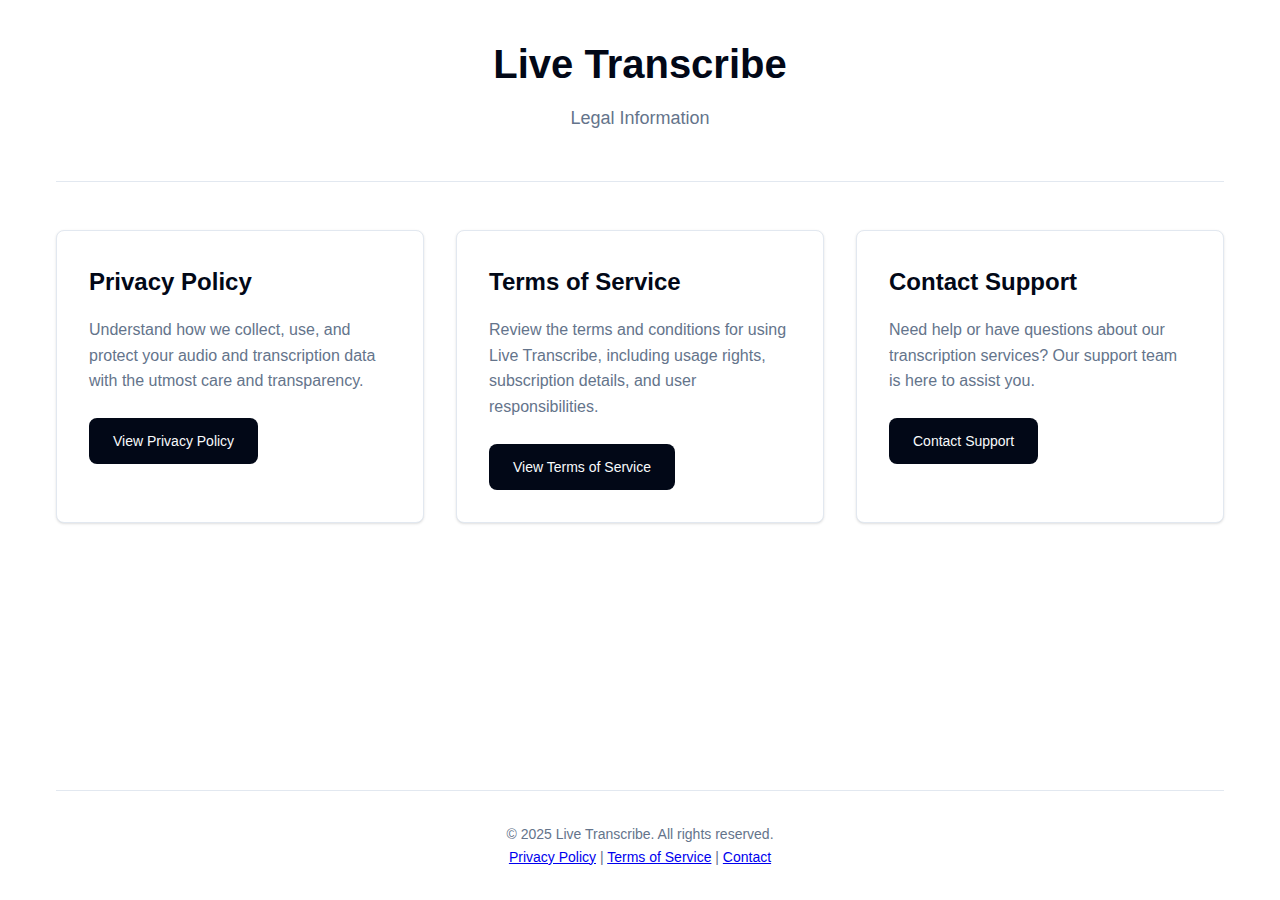
<file: index.html>
<!DOCTYPE html>
<html lang="en">
<head>
    <meta charset="UTF-8">
    <meta name="viewport" content="width=device-width, initial-scale=1.0">
    <title>Live Transcribe - Legal Information</title>
    <link rel="stylesheet" href="styles.css">
</head>
<body>
    <div class="container">
        <header>
            <h1>Live Transcribe</h1>
            <p class="subtitle">Legal Information</p>
        </header>
        
        <main>
            <div class="card-grid">
                <div class="card">
                    <h2>Privacy Policy</h2>
                    <p>Understand how we collect, use, and protect your audio and transcription data with the utmost care and transparency.</p>
                    <a href="privacy-policy.html" class="btn btn-primary">View Privacy Policy</a>
                </div>
                
                <div class="card">
                    <h2>Terms of Service</h2>
                    <p>Review the terms and conditions for using Live Transcribe, including usage rights, subscription details, and user responsibilities.</p>
                    <a href="terms-of-service.html" class="btn btn-primary">View Terms of Service</a>
                </div>
                
                <div class="card">
                    <h2>Contact Support</h2>
                    <p>Need help or have questions about our transcription services? Our support team is here to assist you.</p>
                    <a href="contact-support.html" class="btn btn-primary">Contact Support</a>
                </div>
            </div>
        </main>
        
        <footer>
            <p>&copy; 2025 Live Transcribe. All rights reserved.</p>
            <nav>
                <a href="#">Privacy Policy</a> | 
                <a href="#">Terms of Service</a> | 
                <a href="#">Contact</a>
            </nav>
        </footer>
    </div>
</body>
</html>
</file>
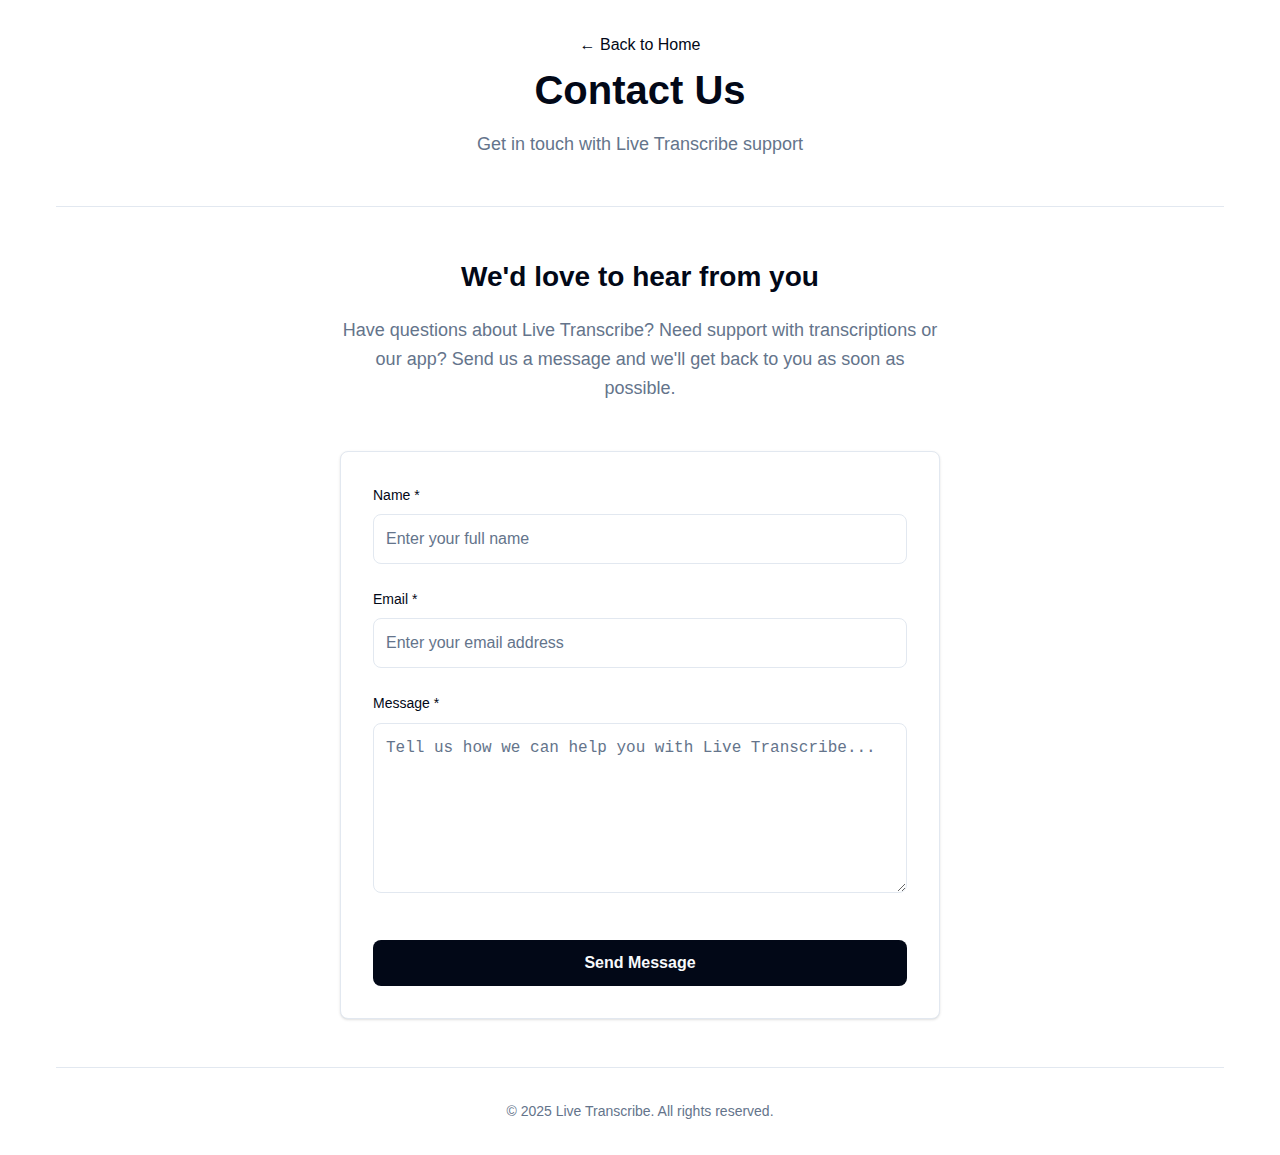
<file: contact-support.html>
<!DOCTYPE html>
<html lang="en">
<head>
    <meta charset="UTF-8">
    <meta name="viewport" content="width=device-width, initial-scale=1.0">
    <title>Contact Us - Live Transcribe</title>
    <link rel="stylesheet" href="styles.css">
</head>
<body>
    <div class="container">
        <header>
            <a href="index.html" class="back-link">← Back to Home</a>
            <h1>Contact Us</h1>
            <p class="subtitle">Get in touch with Live Transcribe support</p>
        </header>
        
        <main>
            <div class="contact-form-container">
                <div class="contact-intro">
                    <h2>We'd love to hear from you</h2>
                    <p>Have questions about Live Transcribe? Need support with transcriptions or our app? Send us a message and we'll get back to you as soon as possible.</p>
                </div>
                
                <form id="contactForm" class="contact-form" novalidate>
                    <div class="form-group">
                        <label for="name" class="form-label">Name *</label>
                        <input 
                            type="text" 
                            id="name" 
                            name="name" 
                            class="form-input" 
                            placeholder="Enter your full name"
                            required
                        >
                        <div class="error-message" id="nameError"></div>
                    </div>
                    
                    <div class="form-group">
                        <label for="email" class="form-label">Email *</label>
                        <input 
                            type="email" 
                            id="email" 
                            name="email" 
                            class="form-input" 
                            placeholder="Enter your email address"
                            required
                        >
                        <div class="error-message" id="emailError"></div>
                    </div>
                    
                    <div class="form-group">
                        <label for="message" class="form-label">Message *</label>
                        <textarea 
                            id="message" 
                            name="message" 
                            class="form-textarea" 
                            placeholder="Tell us how we can help you with Live Transcribe..."
                            rows="6"
                            required
                        ></textarea>
                        <div class="error-message" id="messageError"></div>
                    </div>
                    
                    <button type="submit" class="btn btn-primary btn-submit">
                        <span class="submit-text">Send Message</span>
                        <span class="submit-loading">Sending...</span>
                    </button>
                </form>
                
                <div class="success-message" id="successMessage">
                    <h3>Message Sent Successfully!</h3>
                    <p>Thank you for contacting Live Transcribe support. We'll get back to you within 24 hours.</p>
                </div>
            </div>
        </main>
        
        <footer>
            <p>&copy; 2025 Live Transcribe. All rights reserved.</p>
        </footer>
    </div>

    <script src="contact.js"></script>
</body>
</html>
</file>
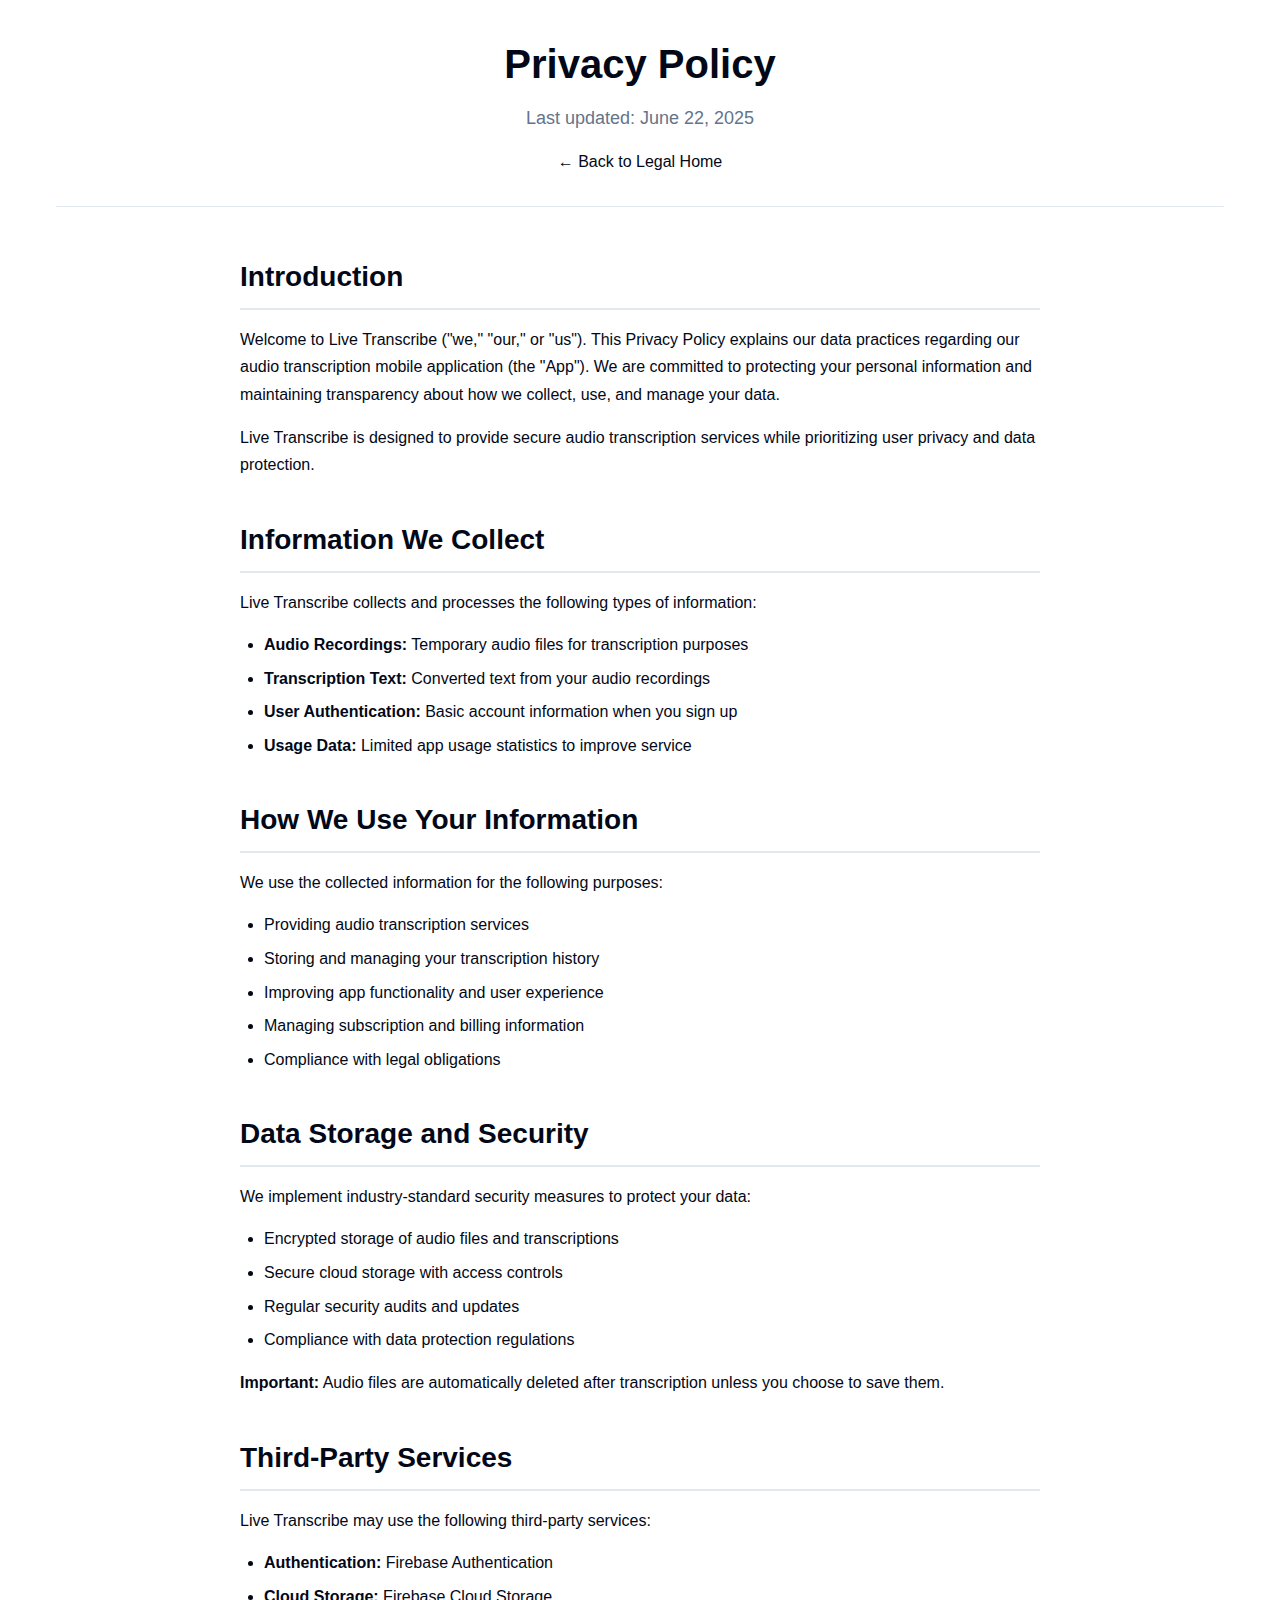
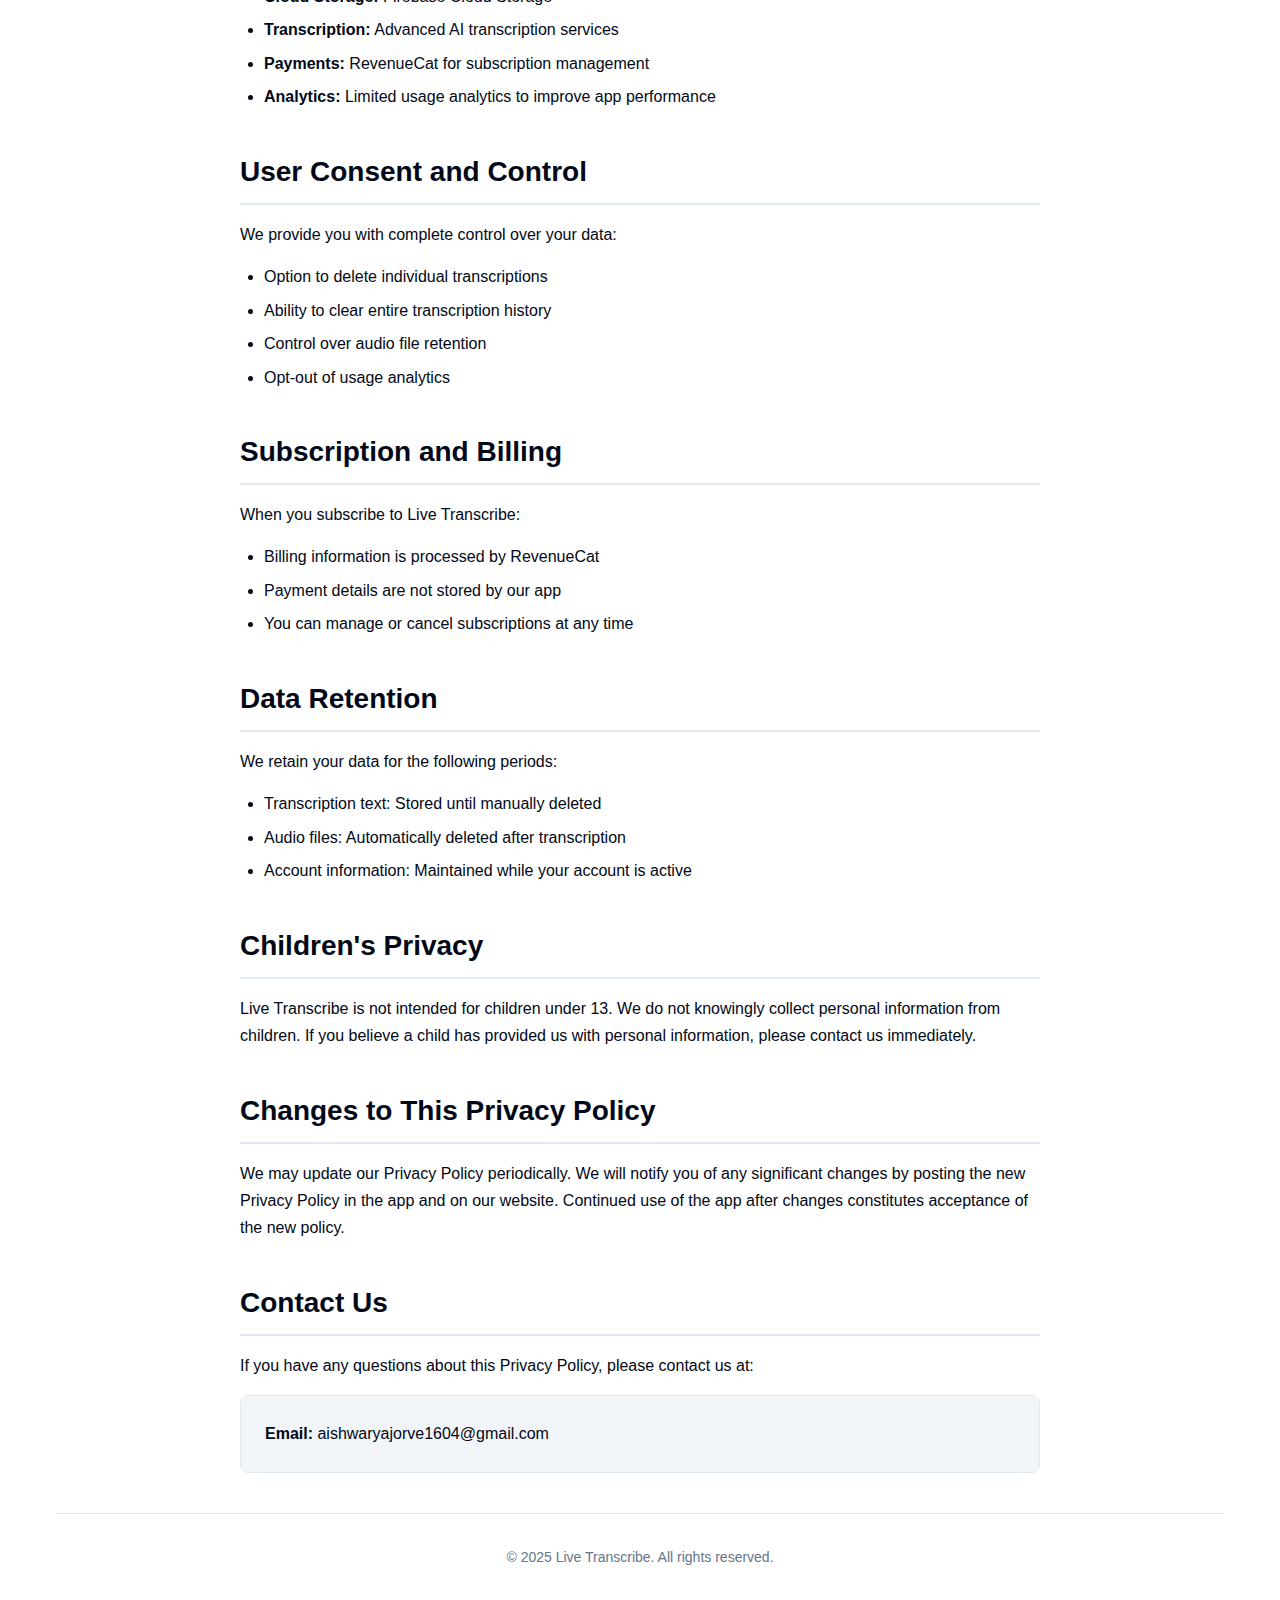
<file: privacy-policy.html>
<!DOCTYPE html>
<html lang="en">
<head>
    <meta charset="UTF-8">
    <meta name="viewport" content="width=device-width, initial-scale=1.0">
    <title>Privacy Policy - Live Transcribe</title>
    <link rel="stylesheet" href="styles.css">
</head>
<body>
    <div class="container">
        <header>
            <h1>Privacy Policy</h1>
            <p class="subtitle">Last updated: June 22, 2025</p>
            <a href="index.html" class="back-link">← Back to Legal Home</a>
        </header>
        
        <main class="legal-content">
            <section>
                <h2>Introduction</h2>
                <p>
                    Welcome to Live Transcribe ("we," "our," or "us"). This Privacy Policy explains our data practices regarding our audio transcription mobile application (the "App"). We are committed to protecting your personal information and maintaining transparency about how we collect, use, and manage your data.
                </p>
                <p>
                    Live Transcribe is designed to provide secure audio transcription services while prioritizing user privacy and data protection.
                </p>
            </section>

            <section>
                <h2>Information We Collect</h2>
                <p>Live Transcribe collects and processes the following types of information:</p>
                <ul>
                    <li><strong>Audio Recordings:</strong> Temporary audio files for transcription purposes</li>
                    <li><strong>Transcription Text:</strong> Converted text from your audio recordings</li>
                    <li><strong>User Authentication:</strong> Basic account information when you sign up</li>
                    <li><strong>Usage Data:</strong> Limited app usage statistics to improve service</li>
                </ul>
            </section>

            <section>
                <h2>How We Use Your Information</h2>
                <p>We use the collected information for the following purposes:</p>
                <ul>
                    <li>Providing audio transcription services</li>
                    <li>Storing and managing your transcription history</li>
                    <li>Improving app functionality and user experience</li>
                    <li>Managing subscription and billing information</li>
                    <li>Compliance with legal obligations</li>
                </ul>
            </section>

            <section>
                <h2>Data Storage and Security</h2>
                <p>
                    We implement industry-standard security measures to protect your data:
                </p>
                <ul>
                    <li>Encrypted storage of audio files and transcriptions</li>
                    <li>Secure cloud storage with access controls</li>
                    <li>Regular security audits and updates</li>
                    <li>Compliance with data protection regulations</li>
                </ul>
                <p>
                    <strong>Important:</strong> Audio files are automatically deleted after transcription unless you choose to save them.
                </p>
            </section>

            <section>
                <h2>Third-Party Services</h2>
                <p>Live Transcribe may use the following third-party services:</p>
                <ul>
                    <li><strong>Authentication:</strong> Firebase Authentication</li>
                    <li><strong>Cloud Storage:</strong> Firebase Cloud Storage</li>
                    <li><strong>Transcription:</strong> Advanced AI transcription services</li>
                    <li><strong>Payments:</strong> RevenueCat for subscription management</li>
                    <li><strong>Analytics:</strong> Limited usage analytics to improve app performance</li>
                </ul>
            </section>

            <section>
                <h2>User Consent and Control</h2>
                <p>We provide you with complete control over your data:</p>
                <ul>
                    <li>Option to delete individual transcriptions</li>
                    <li>Ability to clear entire transcription history</li>
                    <li>Control over audio file retention</li>
                    <li>Opt-out of usage analytics</li>
                </ul>
            </section>

            <section>
                <h2>Subscription and Billing</h2>
                <p>
                    When you subscribe to Live Transcribe:
                </p>
                <ul>
                    <li>Billing information is processed by RevenueCat</li>
                    <li>Payment details are not stored by our app</li>
                    <li>You can manage or cancel subscriptions at any time</li>
                </ul>
            </section>

            <section>
                <h2>Data Retention</h2>
                <p>
                    We retain your data for the following periods:
                </p>
                <ul>
                    <li>Transcription text: Stored until manually deleted</li>
                    <li>Audio files: Automatically deleted after transcription</li>
                    <li>Account information: Maintained while your account is active</li>
                </ul>
            </section>

            <section>
                <h2>Children's Privacy</h2>
                <p>
                    Live Transcribe is not intended for children under 13. We do not knowingly collect personal information from children. If you believe a child has provided us with personal information, please contact us immediately.
                </p>
            </section>

            <section>
                <h2>Changes to This Privacy Policy</h2>
                <p>
                    We may update our Privacy Policy periodically. We will notify you of any significant changes by posting the new Privacy Policy in the app and on our website. Continued use of the app after changes constitutes acceptance of the new policy.
                </p>
            </section>

            <section>
                <h2>Contact Us</h2>
                <p>If you have any questions about this Privacy Policy, please contact us at:</p>
                <div class="contact-info">
                    <p><strong>Email:</strong> aishwaryajorve1604@gmail.com</p>
                </div>
            </section>
        </main>
        
        <footer>
            <p>&copy; 2025 Live Transcribe. All rights reserved.</p>
        </footer>
    </div>
</body>
</html>
</file>
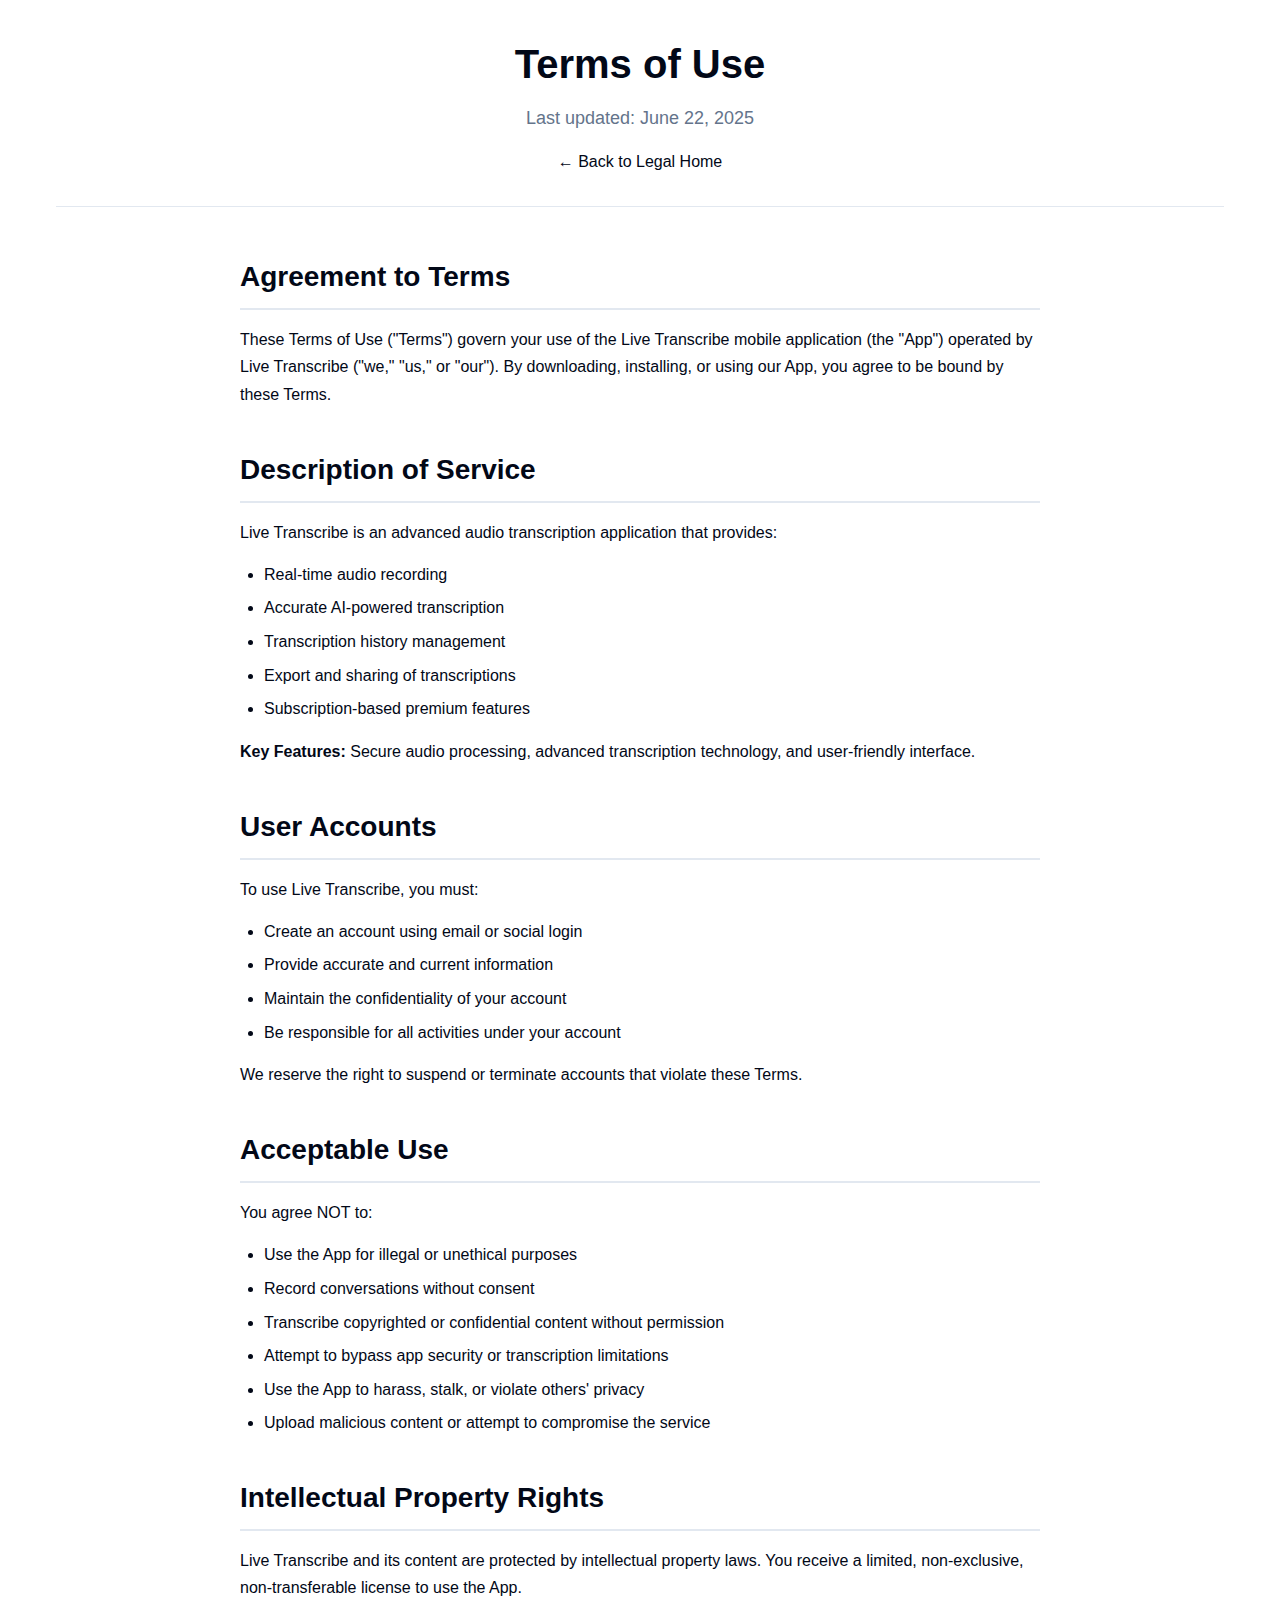
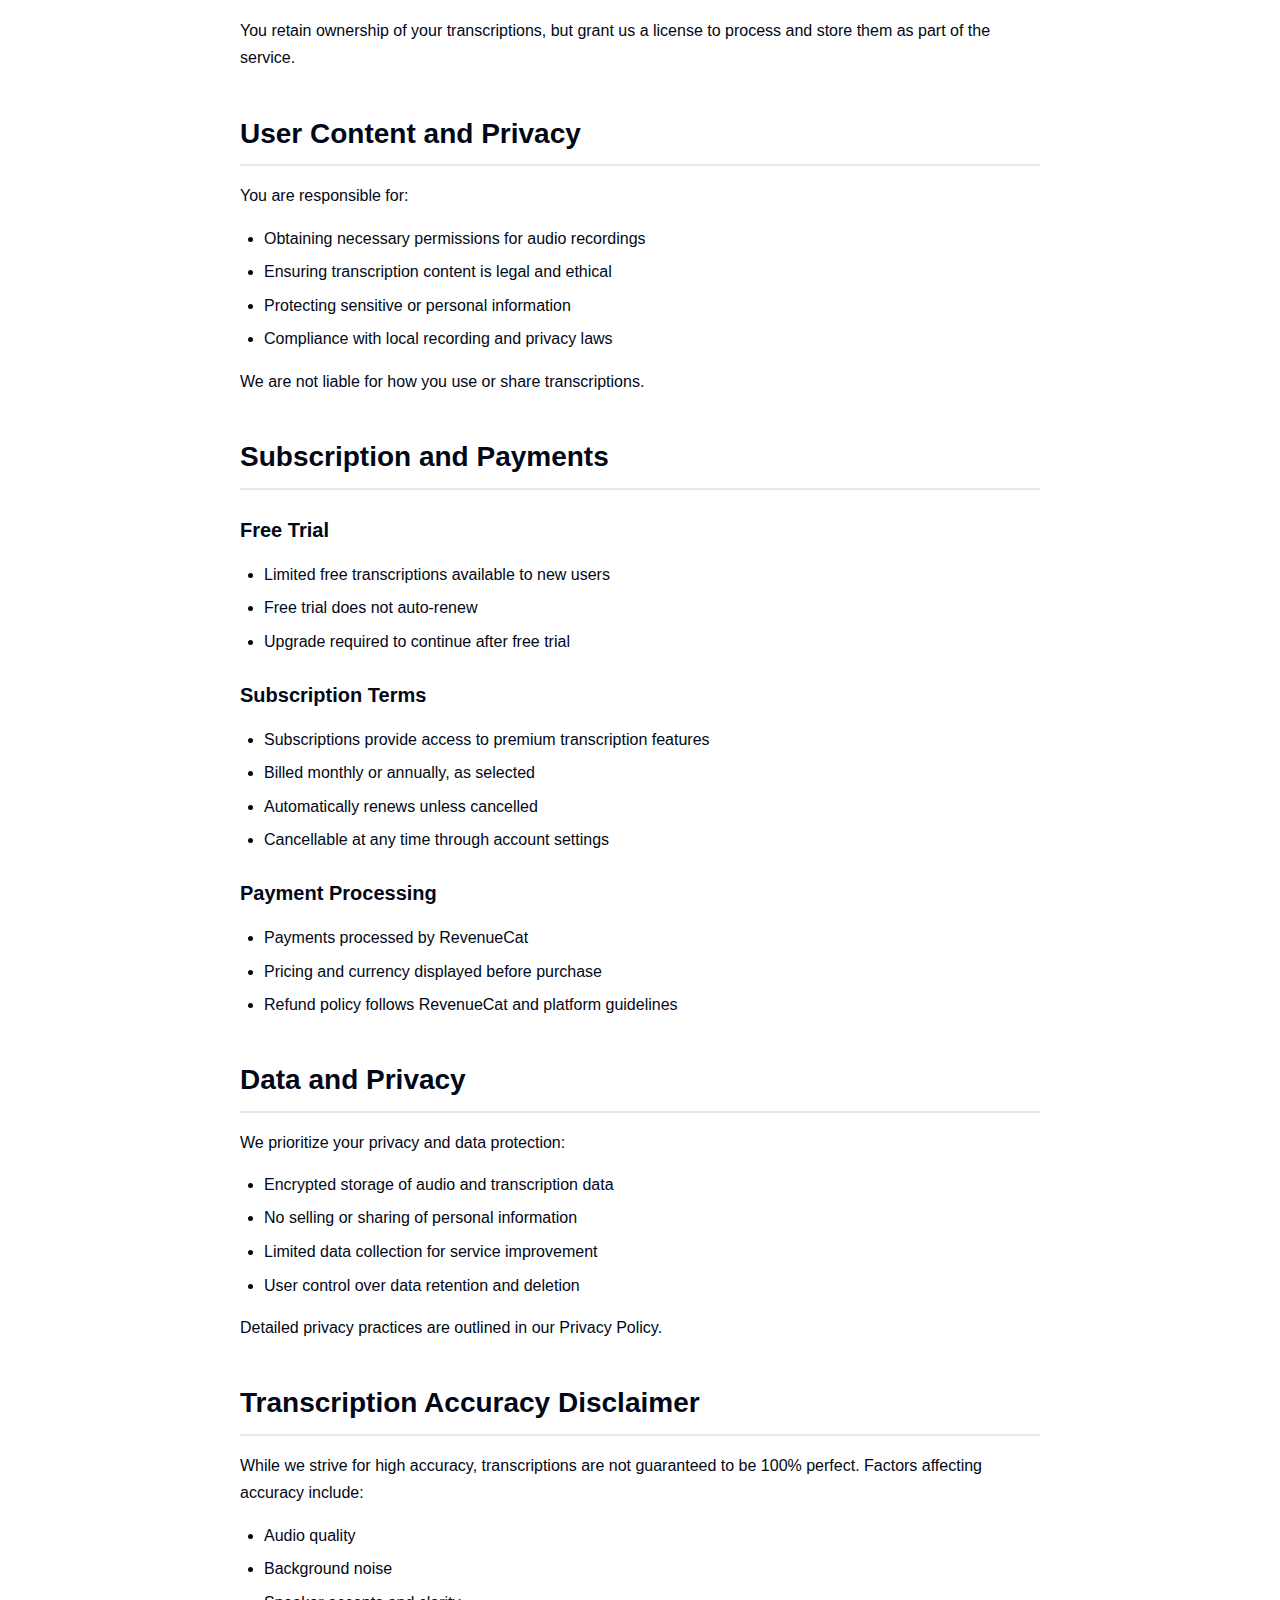
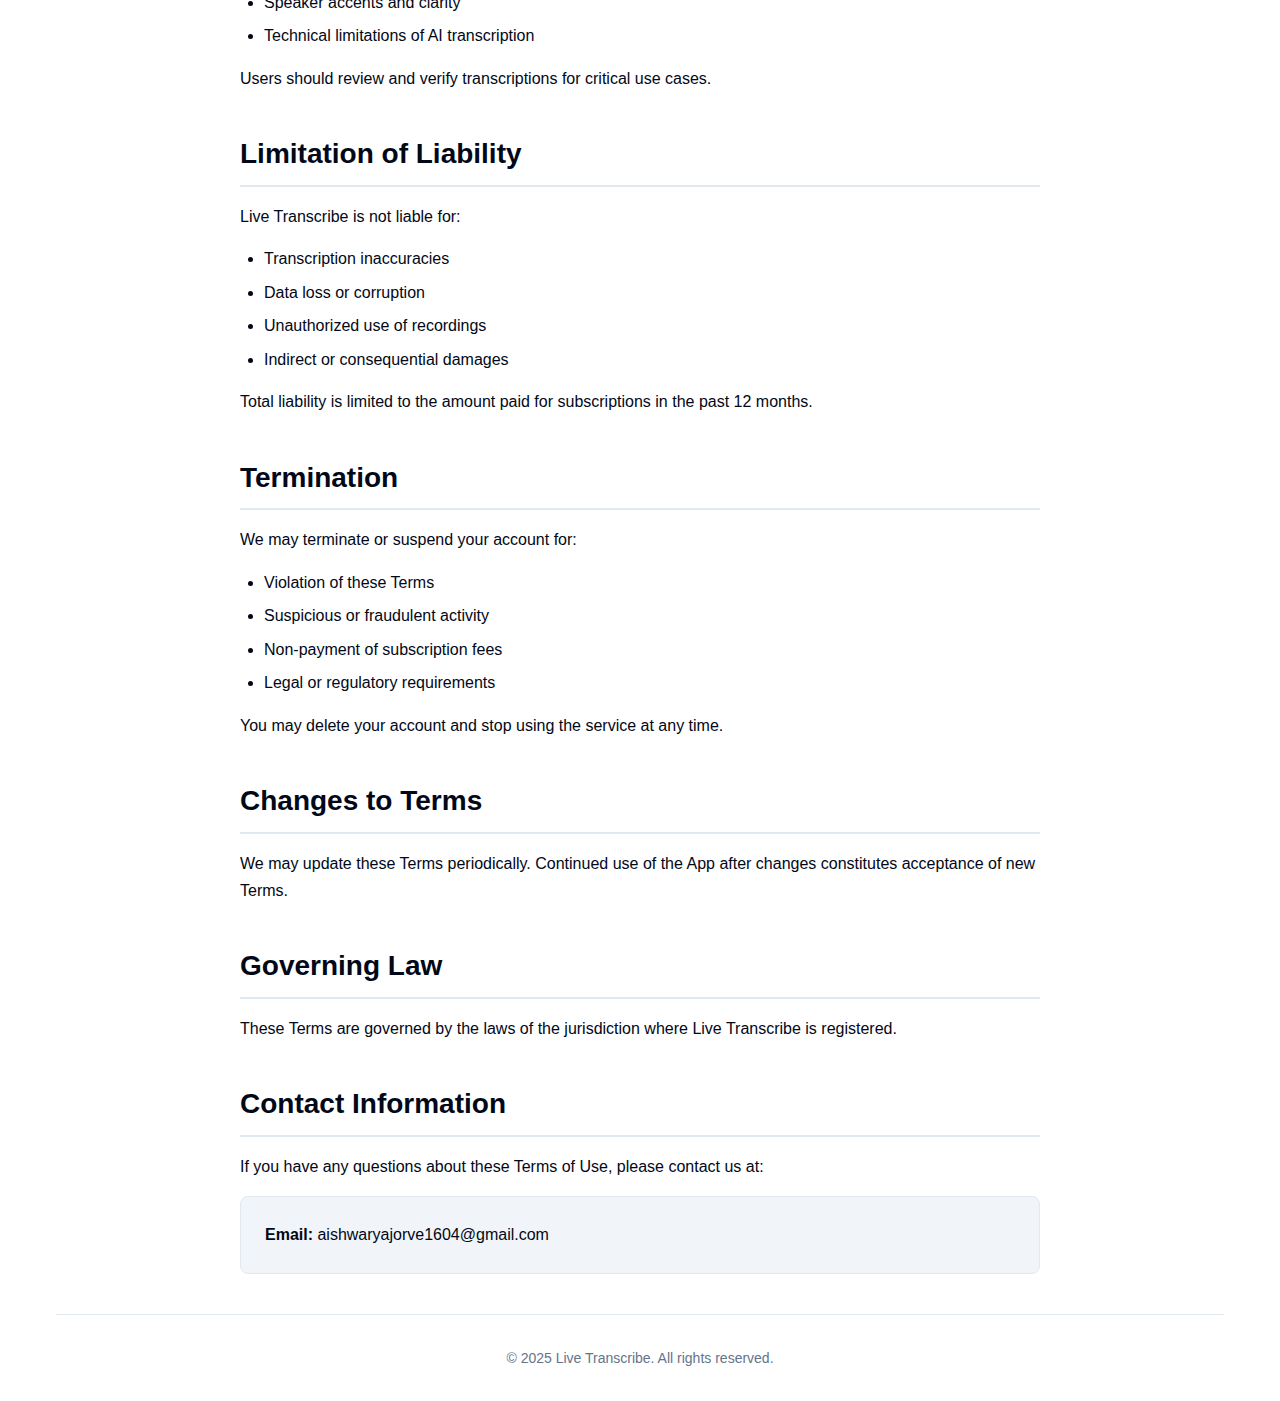
<file: terms-of-service.html>
<!DOCTYPE html>
<html lang="en">
<head>
    <meta charset="UTF-8">
    <meta name="viewport" content="width=device-width, initial-scale=1.0">
    <title>Terms of Use - Live Transcribe</title>
    <link rel="stylesheet" href="styles.css">
</head>
<body>
    <div class="container">
        <header>
            <h1>Terms of Use</h1>
            <p class="subtitle">Last updated: June 22, 2025</p>
            <a href="index.html" class="back-link">← Back to Legal Home</a>
        </header>
        
        <main class="legal-content">
            <section>
                <h2>Agreement to Terms</h2>
                <p>
                    These Terms of Use ("Terms") govern your use of the Live Transcribe mobile application (the "App") operated by Live Transcribe ("we," "us," or "our"). By downloading, installing, or using our App, you agree to be bound by these Terms.
                </p>
            </section>

            <section>
                <h2>Description of Service</h2>
                <p>
                    Live Transcribe is an advanced audio transcription application that provides:
                </p>
                <ul>
                    <li>Real-time audio recording</li>
                    <li>Accurate AI-powered transcription</li>
                    <li>Transcription history management</li>
                    <li>Export and sharing of transcriptions</li>
                    <li>Subscription-based premium features</li>
                </ul>
                <p>
                    <strong>Key Features:</strong> Secure audio processing, advanced transcription technology, and user-friendly interface.
                </p>
            </section>

            <section>
                <h2>User Accounts</h2>
                <p>
                    To use Live Transcribe, you must:
                </p>
                <ul>
                    <li>Create an account using email or social login</li>
                    <li>Provide accurate and current information</li>
                    <li>Maintain the confidentiality of your account</li>
                    <li>Be responsible for all activities under your account</li>
                </ul>
                <p>
                    We reserve the right to suspend or terminate accounts that violate these Terms.
                </p>
            </section>

            <section>
                <h2>Acceptable Use</h2>
                <p>You agree NOT to:</p>
                <ul>
                    <li>Use the App for illegal or unethical purposes</li>
                    <li>Record conversations without consent</li>
                    <li>Transcribe copyrighted or confidential content without permission</li>
                    <li>Attempt to bypass app security or transcription limitations</li>
                    <li>Use the App to harass, stalk, or violate others' privacy</li>
                    <li>Upload malicious content or attempt to compromise the service</li>
                </ul>
            </section>

            <section>
                <h2>Intellectual Property Rights</h2>
                <p>
                    Live Transcribe and its content are protected by intellectual property laws. You receive a limited, non-exclusive, non-transferable license to use the App.
                </p>
                <p>
                    You retain ownership of your transcriptions, but grant us a license to process and store them as part of the service.
                </p>
            </section>

            <section>
                <h2>User Content and Privacy</h2>
                <p>
                    You are responsible for:
                </p>
                <ul>
                    <li>Obtaining necessary permissions for audio recordings</li>
                    <li>Ensuring transcription content is legal and ethical</li>
                    <li>Protecting sensitive or personal information</li>
                    <li>Compliance with local recording and privacy laws</li>
                </ul>
                <p>
                    We are not liable for how you use or share transcriptions.
                </p>
            </section>

            <section>
                <h2>Subscription and Payments</h2>
                <h3>Free Trial</h3>
                <ul>
                    <li>Limited free transcriptions available to new users</li>
                    <li>Free trial does not auto-renew</li>
                    <li>Upgrade required to continue after free trial</li>
                </ul>

                <h3>Subscription Terms</h3>
                <ul>
                    <li>Subscriptions provide access to premium transcription features</li>
                    <li>Billed monthly or annually, as selected</li>
                    <li>Automatically renews unless cancelled</li>
                    <li>Cancellable at any time through account settings</li>
                </ul>

                <h3>Payment Processing</h3>
                <ul>
                    <li>Payments processed by RevenueCat</li>
                    <li>Pricing and currency displayed before purchase</li>
                    <li>Refund policy follows RevenueCat and platform guidelines</li>
                </ul>
            </section>

            <section>
                <h2>Data and Privacy</h2>
                <p>
                    We prioritize your privacy and data protection:
                </p>
                <ul>
                    <li>Encrypted storage of audio and transcription data</li>
                    <li>No selling or sharing of personal information</li>
                    <li>Limited data collection for service improvement</li>
                    <li>User control over data retention and deletion</li>
                </ul>
                <p>
                    Detailed privacy practices are outlined in our Privacy Policy.
                </p>
            </section>

            <section>
                <h2>Transcription Accuracy Disclaimer</h2>
                <p>
                    While we strive for high accuracy, transcriptions are not guaranteed to be 100% perfect. Factors affecting accuracy include:
                </p>
                <ul>
                    <li>Audio quality</li>
                    <li>Background noise</li>
                    <li>Speaker accents and clarity</li>
                    <li>Technical limitations of AI transcription</li>
                </ul>
                <p>
                    Users should review and verify transcriptions for critical use cases.
                </p>
            </section>

            <section>
                <h2>Limitation of Liability</h2>
                <p>
                    Live Transcribe is not liable for:
                </p>
                <ul>
                    <li>Transcription inaccuracies</li>
                    <li>Data loss or corruption</li>
                    <li>Unauthorized use of recordings</li>
                    <li>Indirect or consequential damages</li>
                </ul>
                <p>
                    Total liability is limited to the amount paid for subscriptions in the past 12 months.
                </p>
            </section>

            <section>
                <h2>Termination</h2>
                <p>
                    We may terminate or suspend your account for:
                </p>
                <ul>
                    <li>Violation of these Terms</li>
                    <li>Suspicious or fraudulent activity</li>
                    <li>Non-payment of subscription fees</li>
                    <li>Legal or regulatory requirements</li>
                </ul>
                <p>
                    You may delete your account and stop using the service at any time.
                </p>
            </section>

            <section>
                <h2>Changes to Terms</h2>
                <p>
                    We may update these Terms periodically. Continued use of the App after changes constitutes acceptance of new Terms.
                </p>
            </section>

            <section>
                <h2>Governing Law</h2>
                <p>
                    These Terms are governed by the laws of the jurisdiction where Live Transcribe is registered.
                </p>
            </section>

            <section>
                <h2>Contact Information</h2>
                <p>If you have any questions about these Terms of Use, please contact us at:</p>
                <div class="contact-info">
                    <p><strong>Email:</strong> aishwaryajorve1604@gmail.com</p>
                </div>
            </section>
        </main>
        
        <footer>
            <p>&copy; 2025 Live Transcribe. All rights reserved.</p>
        </footer>
    </div>
</body>
</html>
</file>
<file: styles.css>
:root {
    --primary: 222.2 84% 4.9%;
    --primary-foreground: 210 40% 98%;
    --secondary: 210 40% 96%;
    --secondary-foreground: 222.2 84% 4.9%;
    --muted: 210 40% 96%;
    --muted-foreground: 215.4 16.3% 46.9%;
    --accent: 210 40% 96%;
    --accent-foreground: 222.2 84% 4.9%;
    --destructive: 0 84.2% 60.2%;
    --destructive-foreground: 210 40% 98%;
    --border: 214.3 31.8% 91.4%;
    --input: 214.3 31.8% 91.4%;
    --ring: 222.2 84% 4.9%;
    --background: 0 0% 100%;
    --foreground: 222.2 84% 4.9%;
    --card: 0 0% 100%;
    --card-foreground: 222.2 84% 4.9%;
    --popover: 0 0% 100%;
    --popover-foreground: 222.2 84% 4.9%;
    --radius: 0.5rem;
}

* {
    margin: 0;
    padding: 0;
    box-sizing: border-box;
}

body {
    font-family: 'Inter', -apple-system, BlinkMacSystemFont, 'Segoe UI', 'Roboto', sans-serif;
    line-height: 1.6;
    color: hsl(var(--foreground));
    background-color: hsl(var(--background));
    font-size: 16px;
}

.container {
    max-width: 1200px;
    margin: 0 auto;
    padding: 2rem 1rem;
    min-height: 100vh;
    display: flex;
    flex-direction: column;
}

header {
    text-align: center;
    margin-bottom: 3rem;
    padding-bottom: 2rem;
    border-bottom: 1px solid hsl(var(--border));
}

header h1 {
    font-size: 2.5rem;
    font-weight: 700;
    color: hsl(var(--foreground));
    margin-bottom: 0.5rem;
}

.subtitle {
    font-size: 1.125rem;
    color: hsl(var(--muted-foreground));
    margin-bottom: 1rem;
}

.back-link {
    display: inline-flex;
    align-items: center;
    color: hsl(var(--primary));
    text-decoration: none;
    font-weight: 500;
    transition: color 0.2s ease;
}

.back-link:hover {
    color: hsl(var(--primary));
    text-decoration: underline;
}

main {
    flex: 1;
    margin-bottom: 3rem;
}

.card-grid {
    display: grid;
    grid-template-columns: repeat(auto-fit, minmax(300px, 1fr));
    gap: 2rem;
    margin-bottom: 2rem;
}

.card {
    background: hsl(var(--card));
    border: 1px solid hsl(var(--border));
    border-radius: var(--radius);
    padding: 2rem;
    box-shadow: 0 1px 3px 0 rgb(0 0 0 / 0.1), 0 1px 2px -1px rgb(0 0 0 / 0.1);
    transition: all 0.2s ease;
}

.card:hover {
    box-shadow: 0 4px 6px -1px rgb(0 0 0 / 0.1), 0 2px 4px -2px rgb(0 0 0 / 0.1);
    transform: translateY(-2px);
}

.card h2 {
    font-size: 1.5rem;
    font-weight: 600;
    color: hsl(var(--card-foreground));
    margin-bottom: 1rem;
}

.card p {
    color: hsl(var(--muted-foreground));
    margin-bottom: 1.5rem;
}

.btn {
    display: inline-flex;
    align-items: center;
    justify-content: center;
    padding: 0.75rem 1.5rem;
    border-radius: var(--radius);
    font-weight: 500;
    text-decoration: none;
    transition: all 0.2s ease;
    border: none;
    cursor: pointer;
    font-size: 0.875rem;
}

.btn-primary {
    background-color: hsl(var(--primary));
    color: hsl(var(--primary-foreground));
}

.btn-primary:hover {
    background-color: hsl(var(--primary) / 0.9);
}

.btn-secondary {
    background-color: hsl(var(--secondary));
    color: hsl(var(--secondary-foreground));
}

.btn-secondary:hover {
    background-color: hsl(var(--secondary) / 0.8);
}

.legal-content {
    max-width: 800px;
    margin: 0 auto;
}

.legal-content section {
    margin-bottom: 2.5rem;
}

.legal-content h2 {
    font-size: 1.75rem;
    font-weight: 600;
    color: hsl(var(--foreground));
    margin-bottom: 1rem;
    padding-bottom: 0.5rem;
    border-bottom: 2px solid hsl(var(--border));
}

.legal-content h3 {
    font-size: 1.25rem;
    font-weight: 600;
    color: hsl(var(--foreground));
    margin-bottom: 0.75rem;
    margin-top: 1.5rem;
}

.legal-content p {
    color: hsl(var(--foreground));
    margin-bottom: 1rem;
    line-height: 1.7;
}

.legal-content ul {
    margin: 1rem 0;
    padding-left: 1.5rem;
}

.legal-content li {
    color: hsl(var(--foreground));
    margin-bottom: 0.5rem;
    line-height: 1.6;
}

.legal-content li strong {
    color: hsl(var(--foreground));
    font-weight: 600;
}

.contact-info {
    background: hsl(var(--muted));
    padding: 1.5rem;
    border-radius: var(--radius);
    border: 1px solid hsl(var(--border));
    margin-top: 1rem;
}

.contact-info p {
    margin-bottom: 0.5rem;
}

.contact-info p:last-child {
    margin-bottom: 0;
}

footer {
    text-align: center;
    padding-top: 2rem;
    border-top: 1px solid hsl(var(--border));
    color: hsl(var(--muted-foreground));
    font-size: 0.875rem;
}

/* Contact Form Styles */
.contact-form-container {
    max-width: 600px;
    margin: 0 auto;
}

.contact-intro {
    text-align: center;
    margin-bottom: 3rem;
}

.contact-intro h2 {
    font-size: 1.75rem;
    font-weight: 600;
    color: hsl(var(--foreground));
    margin-bottom: 1rem;
}

.contact-intro p {
    color: hsl(var(--muted-foreground));
    font-size: 1.125rem;
    line-height: 1.6;
}

.contact-form {
    background: hsl(var(--card));
    border: 1px solid hsl(var(--border));
    border-radius: var(--radius);
    padding: 2rem;
    box-shadow: 0 1px 3px 0 rgb(0 0 0 / 0.1), 0 1px 2px -1px rgb(0 0 0 / 0.1);
}

.form-group {
    margin-bottom: 1.5rem;
}

.form-label {
    display: block;
    font-weight: 500;
    color: hsl(var(--foreground));
    margin-bottom: 0.5rem;
    font-size: 0.875rem;
}

.form-input,
.form-textarea {
    width: 100%;
    padding: 0.75rem;
    border: 1px solid hsl(var(--input));
    border-radius: var(--radius);
    font-size: 1rem;
    line-height: 1.5;
    color: hsl(var(--foreground));
    background-color: hsl(var(--background));
    transition: border-color 0.2s ease, box-shadow 0.2s ease;
}

.form-input:focus,
.form-textarea:focus {
    outline: none;
    border-color: hsl(var(--ring));
    box-shadow: 0 0 0 2px hsl(var(--ring) / 0.2);
}

.form-input::placeholder,
.form-textarea::placeholder {
    color: hsl(var(--muted-foreground));
}

.form-textarea {
    resize: vertical;
    min-height: 120px;
}

.form-input.error,
.form-textarea.error {
    border-color: hsl(var(--destructive));
    box-shadow: 0 0 0 2px hsl(var(--destructive) / 0.2);
}

.error-message {
    display: none;
    color: hsl(var(--destructive));
    font-size: 0.875rem;
    margin-top: 0.5rem;
    font-weight: 500;
}

.btn-submit {
    width: 100%;
    padding: 0.875rem 1.5rem;
    font-size: 1rem;
    font-weight: 600;
    margin-top: 1rem;
    position: relative;
    transition: all 0.2s ease;
}

.btn-submit:disabled {
    opacity: 0.6;
    cursor: not-allowed;
}

.btn-submit:disabled:hover {
    background-color: hsl(var(--primary));
}

.submit-loading {
    display: none;
}

.success-message {
    background: hsl(120 50% 96%);
    border: 1px solid hsl(120 50% 80%);
    border-radius: var(--radius);
    padding: 2rem;
    text-align: center;
    color: hsl(120 50% 20%);
}

.success-message h3 {
    font-size: 1.5rem;
    font-weight: 600;
    margin-bottom: 1rem;
    color: hsl(120 50% 15%);
}

.success-message p {
    font-size: 1rem;
    line-height: 1.6;
    color: hsl(120 50% 25%);
}

/* Responsive Design */
@media (max-width: 768px) {
    .container {
        padding: 1rem 0.75rem;
    }
    
    header h1 {
        font-size: 2rem;
    }
    
    .card {
        padding: 1.5rem;
    }
    
    .legal-content h2 {
        font-size: 1.5rem;
    }
    
    .legal-content h3 {
        font-size: 1.125rem;
    }
    
    .contact-form-container {
        max-width: 100%;
    }
    
    .contact-form {
        padding: 1.5rem;
    }
    
    .contact-intro h2 {
        font-size: 1.5rem;
    }
    
    .contact-intro p {
        font-size: 1rem;
    }
}

@media (max-width: 480px) {
    header h1 {
        font-size: 1.75rem;
    }
    
    .card-grid {
        grid-template-columns: 1fr;
        gap: 1.5rem;
    }
    
    .card {
        padding: 1.25rem;
    }
    
    .contact-form {
        padding: 1.25rem;
    }
    
    .contact-intro {
        margin-bottom: 2rem;
    }
    
    .contact-intro h2 {
        font-size: 1.375rem;
    }
}

/* Print Styles */
@media print {
    .back-link,
    footer {
        display: none;
    }
    
    .container {
        max-width: none;
        margin: 0;
        padding: 0;
    }
    
    .card {
        box-shadow: none;
        border: 1px solid #ddd;
    }
}
</file>
